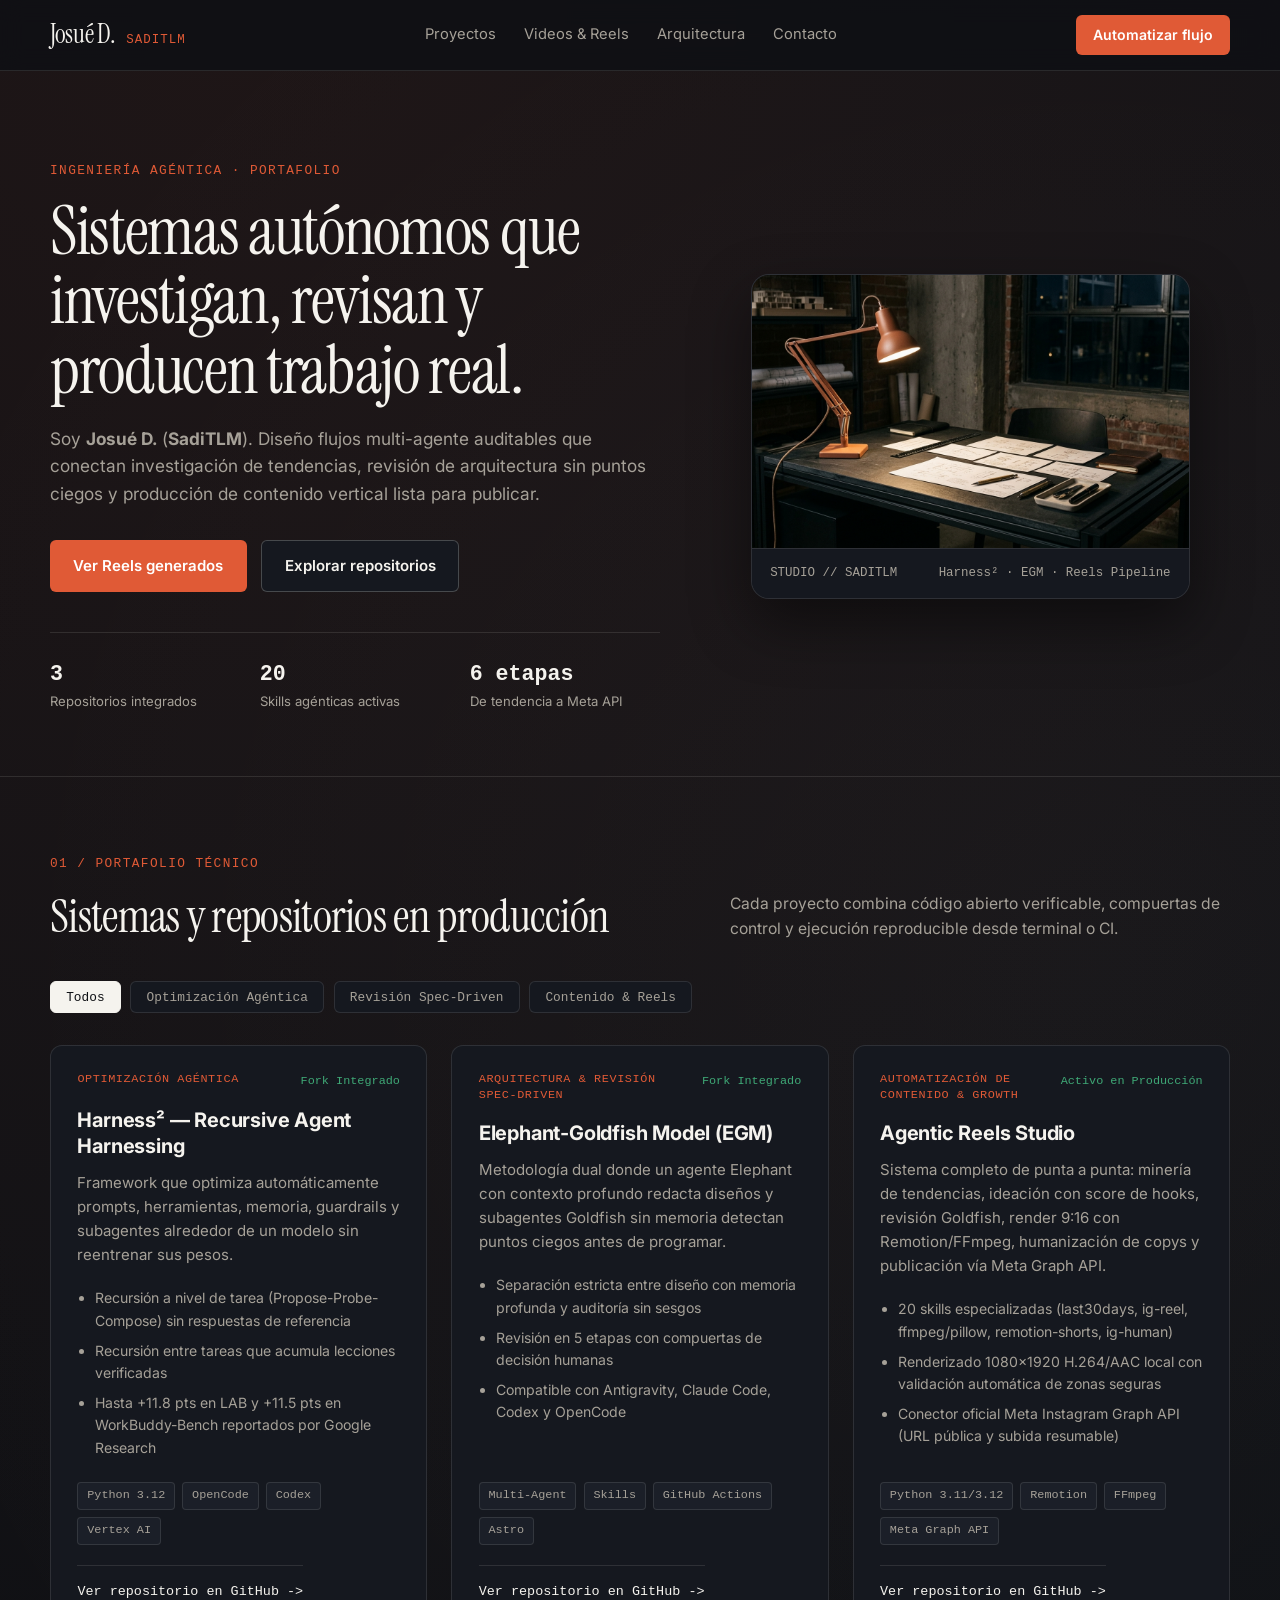
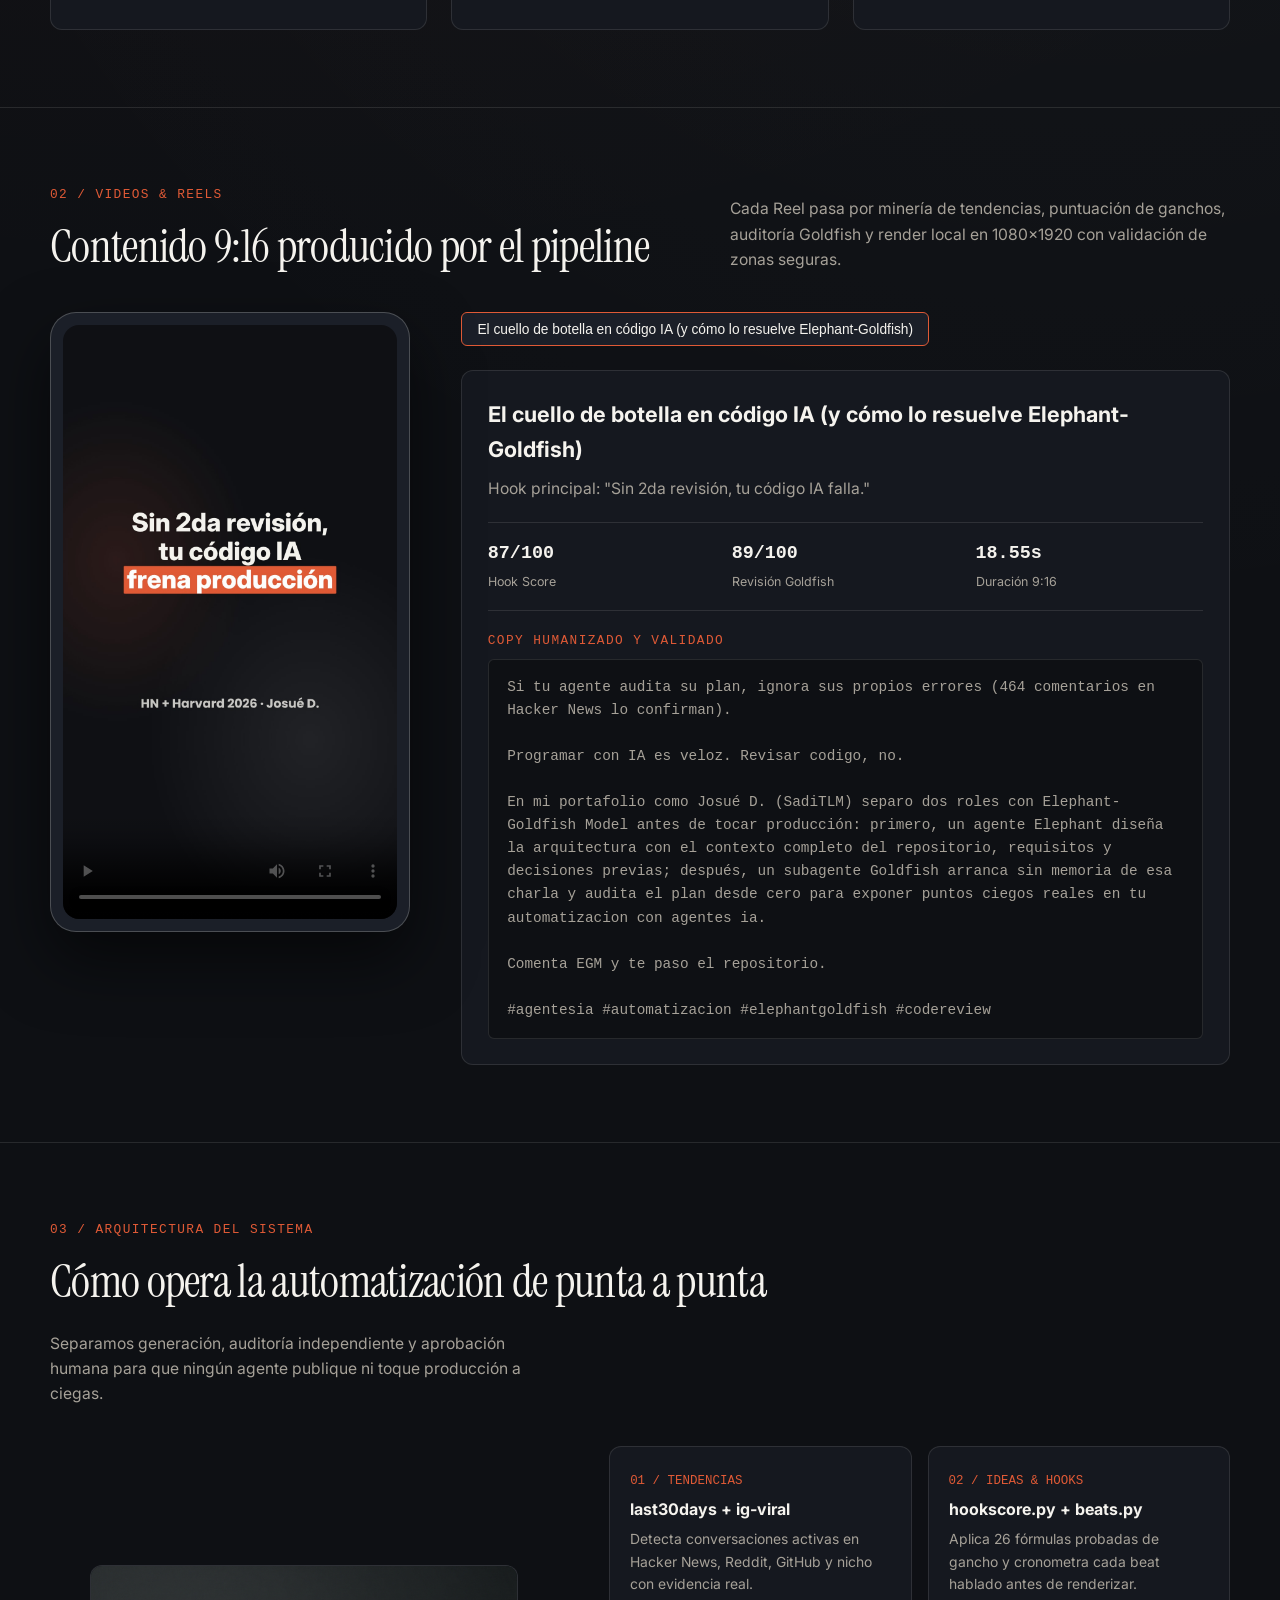
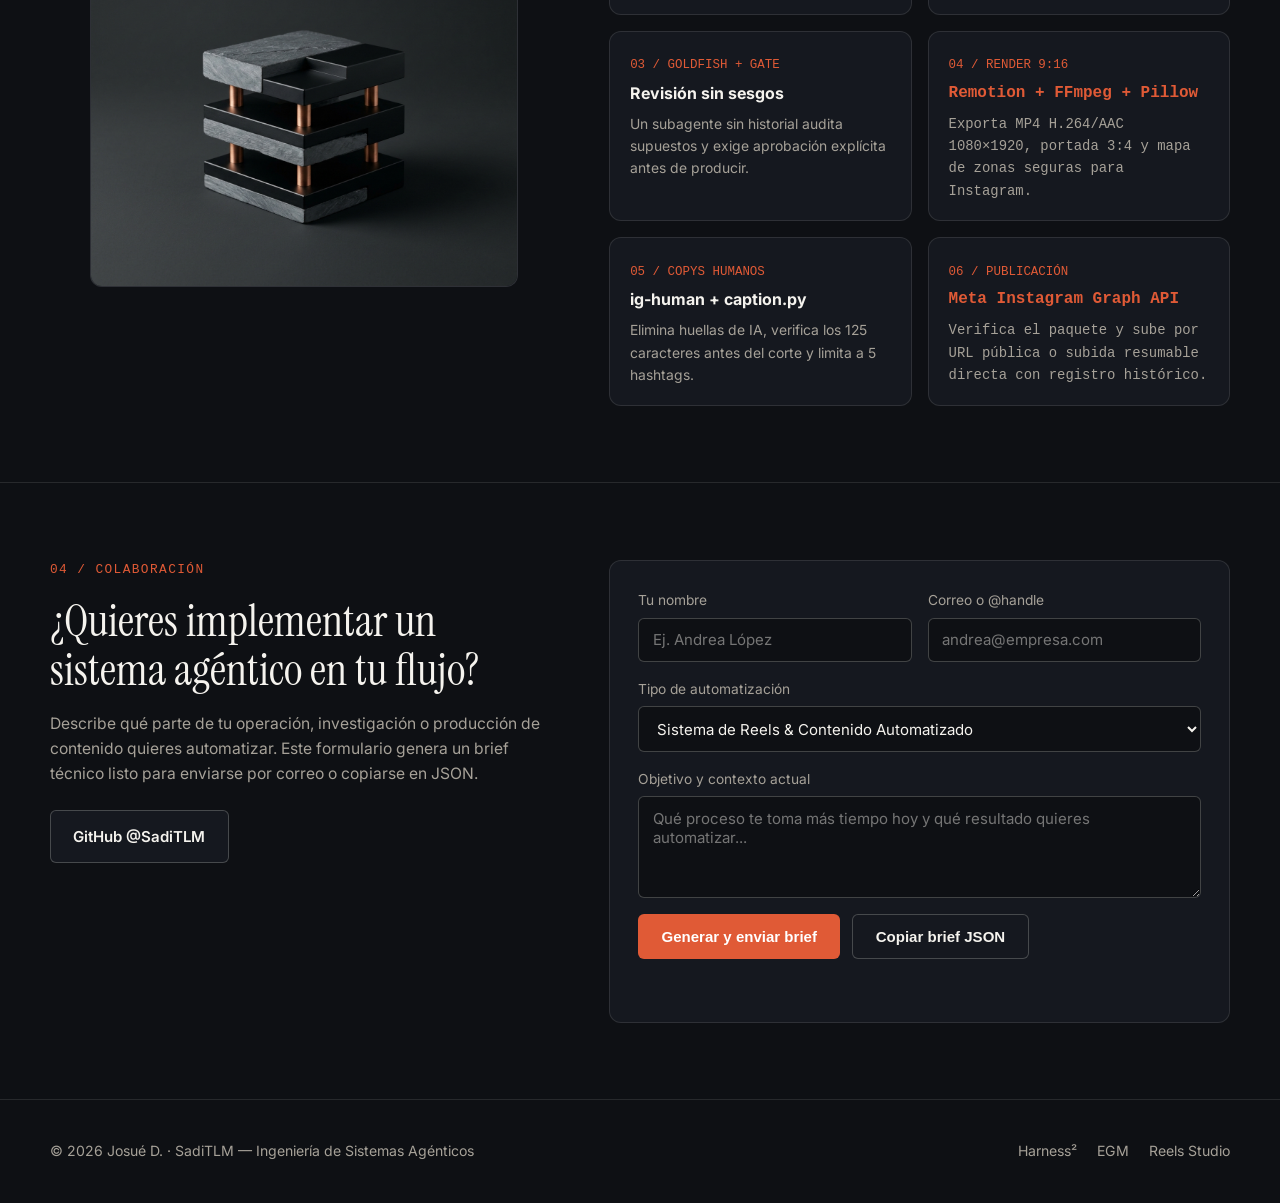
<file: site/index.html>
<!DOCTYPE html>
<html lang="es">
<head>
  <meta charset="UTF-8">
  <meta name="viewport" content="width=device-width, initial-scale=1.0">
  <title>Josué D. · SadiTLM — Portafolio de Automatización Agéntica</title>
  <meta name="description" content="Portafolio de Josué D. (SadiTLM): sistemas multi-agente, Harness², Elephant-Goldfish Model y producción automatizada de Reels y contenido técnico.">
  <link rel="stylesheet" href="styles.css">
</head>
<body>
  <header class="site-header">
    <div class="container nav-row">
      <a href="#top" class="brand-mark" id="nav-brand">
        <span class="brand-name">Josué D.</span>
        <span class="brand-alias">SadiTLM</span>
      </a>
      <nav class="nav-links" aria-label="Navegación principal">
        <a href="#proyectos" id="nav-projects">Proyectos</a>
        <a href="#videos" id="nav-videos">Videos &amp; Reels</a>
        <a href="#sistema" id="nav-system">Arquitectura</a>
        <a href="#contacto" id="nav-contact">Contacto</a>
      </nav>
      <a href="#contacto" class="nav-cta" id="nav-cta-btn">Automatizar flujo</a>
    </div>
  </header>

  <main id="top">
    <section class="hero">
      <div class="container hero-grid">
        <div>
          <p class="eyebrow">Ingeniería Agéntica · Portafolio</p>
          <h1>Sistemas autónomos que investigan, revisan y producen trabajo real.</h1>
          <p class="hero-lead">
            Soy <strong>Josué D.</strong> (<strong>SadiTLM</strong>). Diseño flujos multi-agente auditables que conectan investigación de tendencias, revisión de arquitectura sin puntos ciegos y producción de contenido vertical lista para publicar.
          </p>
          <div class="hero-actions">
            <a href="#videos" class="btn btn-primary" id="hero-watch-reels">Ver Reels generados</a>
            <a href="#proyectos" class="btn btn-secondary" id="hero-explore-projects">Explorar repositorios</a>
          </div>
          <div class="hero-metrics">
            <div>
              <span class="metric-val" id="metric-projects">3</span>
              <span class="metric-label">Repositorios integrados</span>
            </div>
            <div>
              <span class="metric-val" id="metric-skills">20</span>
              <span class="metric-label">Skills agénticas activas</span>
            </div>
            <div>
              <span class="metric-val" id="metric-stages">6 etapas</span>
              <span class="metric-label">De tendencia a Meta API</span>
            </div>
          </div>
        </div>
        <figure class="hero-visual">
          <img src="assets/hero-studio.jpg" alt="Estación de trabajo arquitectónica de Josué D. (SadiTLM) con planos técnicos y lámpara de cobre">
          <figcaption class="visual-caption">
            <span>STUDIO // SADITLM</span>
            <span>Harness² · EGM · Reels Pipeline</span>
          </figcaption>
        </figure>
      </div>
    </section>

    <section class="section" id="proyectos">
      <div class="container">
        <div class="section-head">
          <div>
            <p class="eyebrow">01 / Portafolio Técnico</p>
            <h2>Sistemas y repositorios en producción</h2>
          </div>
          <p class="section-desc">
            Cada proyecto combina código abierto verificable, compuertas de control y ejecución reproducible desde terminal o CI.
          </p>
        </div>

        <div class="filter-row" role="tablist" aria-label="Filtrar proyectos" id="project-filters">
          <button type="button" class="filter-btn active" data-filter="all" id="filter-all">Todos</button>
          <button type="button" class="filter-btn" data-filter="Optimización Agéntica" id="filter-opt">Optimización Agéntica</button>
          <button type="button" class="filter-btn" data-filter="Arquitectura & Revisión Spec-Driven" id="filter-arch">Revisión Spec-Driven</button>
          <button type="button" class="filter-btn" data-filter="Automatización de Contenido & Growth" id="filter-growth">Contenido &amp; Reels</button>
        </div>

        <div class="projects-grid" id="projects-grid"></div>
      </div>
    </section>

    <section class="section" id="videos">
      <div class="container">
        <div class="section-head">
          <div>
            <p class="eyebrow">02 / Videos &amp; Reels</p>
            <h2>Contenido 9:16 producido por el pipeline</h2>
          </div>
          <p class="section-desc">
            Cada Reel pasa por minería de tendencias, puntuación de ganchos, auditoría Goldfish y render local en 1080×1920 con validación de zonas seguras.
          </p>
        </div>

        <div class="reels-layout">
          <div class="phone-frame">
            <div class="phone-screen">
              <video id="reel-player" controls playsinline preload="metadata" poster="">
                <source id="reel-source" src="" type="video/mp4">
              </video>
            </div>
          </div>

          <div class="reel-details">
            <div class="reel-selector" id="reel-selector"></div>
            <div class="reel-spec-box" id="reel-spec-box">
              <h3 id="reel-title">Cargando Reel...</h3>
              <p class="section-desc" id="reel-hook"></p>

              <div class="reel-scores">
                <div>
                  <span class="score-num" id="reel-hook-score">--</span>
                  <span class="score-lbl">Hook Score</span>
                </div>
                <div>
                  <span class="score-num" id="reel-goldfish-score">--</span>
                  <span class="score-lbl">Revisión Goldfish</span>
                </div>
                <div>
                  <span class="score-num" id="reel-duration">--</span>
                  <span class="score-lbl">Duración 9:16</span>
                </div>
              </div>

              <p class="eyebrow" style="margin-bottom: 0.5rem;">Copy humanizado y validado</p>
              <pre class="caption-preview" id="reel-caption"></pre>
            </div>
          </div>
        </div>
      </div>
    </section>

    <section class="section" id="sistema">
      <div class="container">
        <div class="section-head">
          <div>
            <p class="eyebrow">03 / Arquitectura del Sistema</p>
            <h2>Cómo opera la automatización de punta a punta</h2>
          </div>
          <p class="section-desc">
            Separamos generación, auditoría independiente y aprobación humana para que ningún agente publique ni toque producción a ciegas.
          </p>
        </div>

        <div class="arch-grid">
          <figure class="arch-image">
            <img src="assets/agentic-layers.jpg" alt="Capas arquitectónicas de verificación agéntica en piedra pizarra y cobre">
          </figure>
          <div class="pipeline-steps">
            <article class="step-item">
              <span class="step-num">01 / TENDENCIAS</span>
              <h4>last30days + ig-viral</h4>
              <p>Detecta conversaciones activas en Hacker News, Reddit, GitHub y nicho con evidencia real.</p>
            </article>
            <article class="step-item">
              <span class="step-num">02 / IDEAS &amp; HOOKS</span>
              <h4>hookscore.py + beats.py</h4>
              <p>Aplica 26 fórmulas probadas de gancho y cronometra cada beat hablado antes de renderizar.</p>
            </article>
            <article class="step-item">
              <span class="step-num">03 / GOLDFISH + GATE</span>
              <h4>Revisión sin sesgos</h4>
              <p>Un subagente sin historial audita supuestos y exige aprobación explícita antes de producir.</p>
            </article>
            <article class="step-item">
              <span class="step-num">04 / RENDER 9:16</h4>
              <h4>Remotion + FFmpeg + Pillow</h4>
              <p>Exporta MP4 H.264/AAC 1080×1920, portada 3:4 y mapa de zonas seguras para Instagram.</p>
            </article>
            <article class="step-item">
              <span class="step-num">05 / COPYS HUMANOS</span>
              <h4>ig-human + caption.py</h4>
              <p>Elimina huellas de IA, verifica los 125 caracteres antes del corte y limita a 5 hashtags.</p>
            </article>
            <article class="step-item">
              <span class="step-num">06 / PUBLICACIÓN</h4>
              <h4>Meta Instagram Graph API</h4>
              <p>Verifica el paquete y sube por URL pública o subida resumable directa con registro histórico.</p>
            </article>
          </div>
        </div>
      </div>
    </section>

    <section class="section" id="contacto">
      <div class="container contact-grid">
        <div>
          <p class="eyebrow">04 / Colaboración</p>
          <h2 style="font-family: var(--font-display); font-weight: 400; font-size: clamp(2rem, 3.5vw, 2.9rem); margin: 0.35rem 0 1rem; line-height: 1.1;">
            ¿Quieres implementar un sistema agéntico en tu flujo?
          </h2>
          <p class="section-desc" style="margin-bottom: 1.5rem;">
            Describe qué parte de tu operación, investigación o producción de contenido quieres automatizar. Este formulario genera un brief técnico listo para enviarse por correo o copiarse en JSON.
          </p>
          <div class="stack-row">
            <a href="https://github.com/SadiTLM" target="_blank" rel="noopener noreferrer" class="btn btn-secondary" id="github-profile-btn">GitHub @SadiTLM</a>
          </div>
        </div>

        <form class="contact-form" id="brief-form" novalidate>
          <div class="field-row">
            <label for="lead-name">
              Tu nombre
              <input id="lead-name" name="name" type="text" placeholder="Ej. Andrea López" required>
            </label>
            <label for="lead-contact">
              Correo o @handle
              <input id="lead-contact" name="contact" type="text" placeholder="andrea@empresa.com" required>
            </label>
          </div>
          <label for="lead-scope">
            Tipo de automatización
            <select id="lead-scope" name="scope">
              <option value="Sistema de Reels & Contenido Automatizado">Sistema de Reels &amp; Contenido Automatizado</option>
              <option value="Flujo Multi-Agente / Revisión Elephant-Goldfish">Flujo Multi-Agente / Revisión Elephant-Goldfish</option>
              <option value="Optimización de Agentes con Harness²">Optimización de Agentes con Harness²</option>
              <option value="Integración API & Automatización a Medida">Integración API &amp; Automatización a Medida</option>
            </select>
          </label>
          <label for="lead-notes">
            Objetivo y contexto actual
            <textarea id="lead-notes" name="notes" rows="4" placeholder="Qué proceso te toma más tiempo hoy y qué resultado quieres automatizar..." required></textarea>
          </label>
          <div class="form-actions">
            <button type="submit" class="btn btn-primary" id="submit-brief-btn">Generar y enviar brief</button>
            <button type="button" class="btn btn-secondary" id="copy-json-btn">Copiar brief JSON</button>
          </div>
          <p class="form-status" id="form-status" aria-live="polite"></p>
        </form>
      </div>
    </section>
  </main>

  <footer class="site-footer">
    <div class="container footer-row">
      <span>© <span id="footer-year"></span> Josué D. · SadiTLM — Ingeniería de Sistemas Agénticos</span>
      <div class="footer-links">
        <a href="https://github.com/SadiTLM/harness2" target="_blank" rel="noopener noreferrer">Harness²</a>
        <a href="https://github.com/SadiTLM/elephant-goldfish-model" target="_blank" rel="noopener noreferrer">EGM</a>
        <a href="https://github.com/SadiTLM/agentic-reels-studio" target="_blank" rel="noopener noreferrer">Reels Studio</a>
      </div>
    </div>
  </footer>

  <script src="app.js"></script>
</body>
</html>
</file>
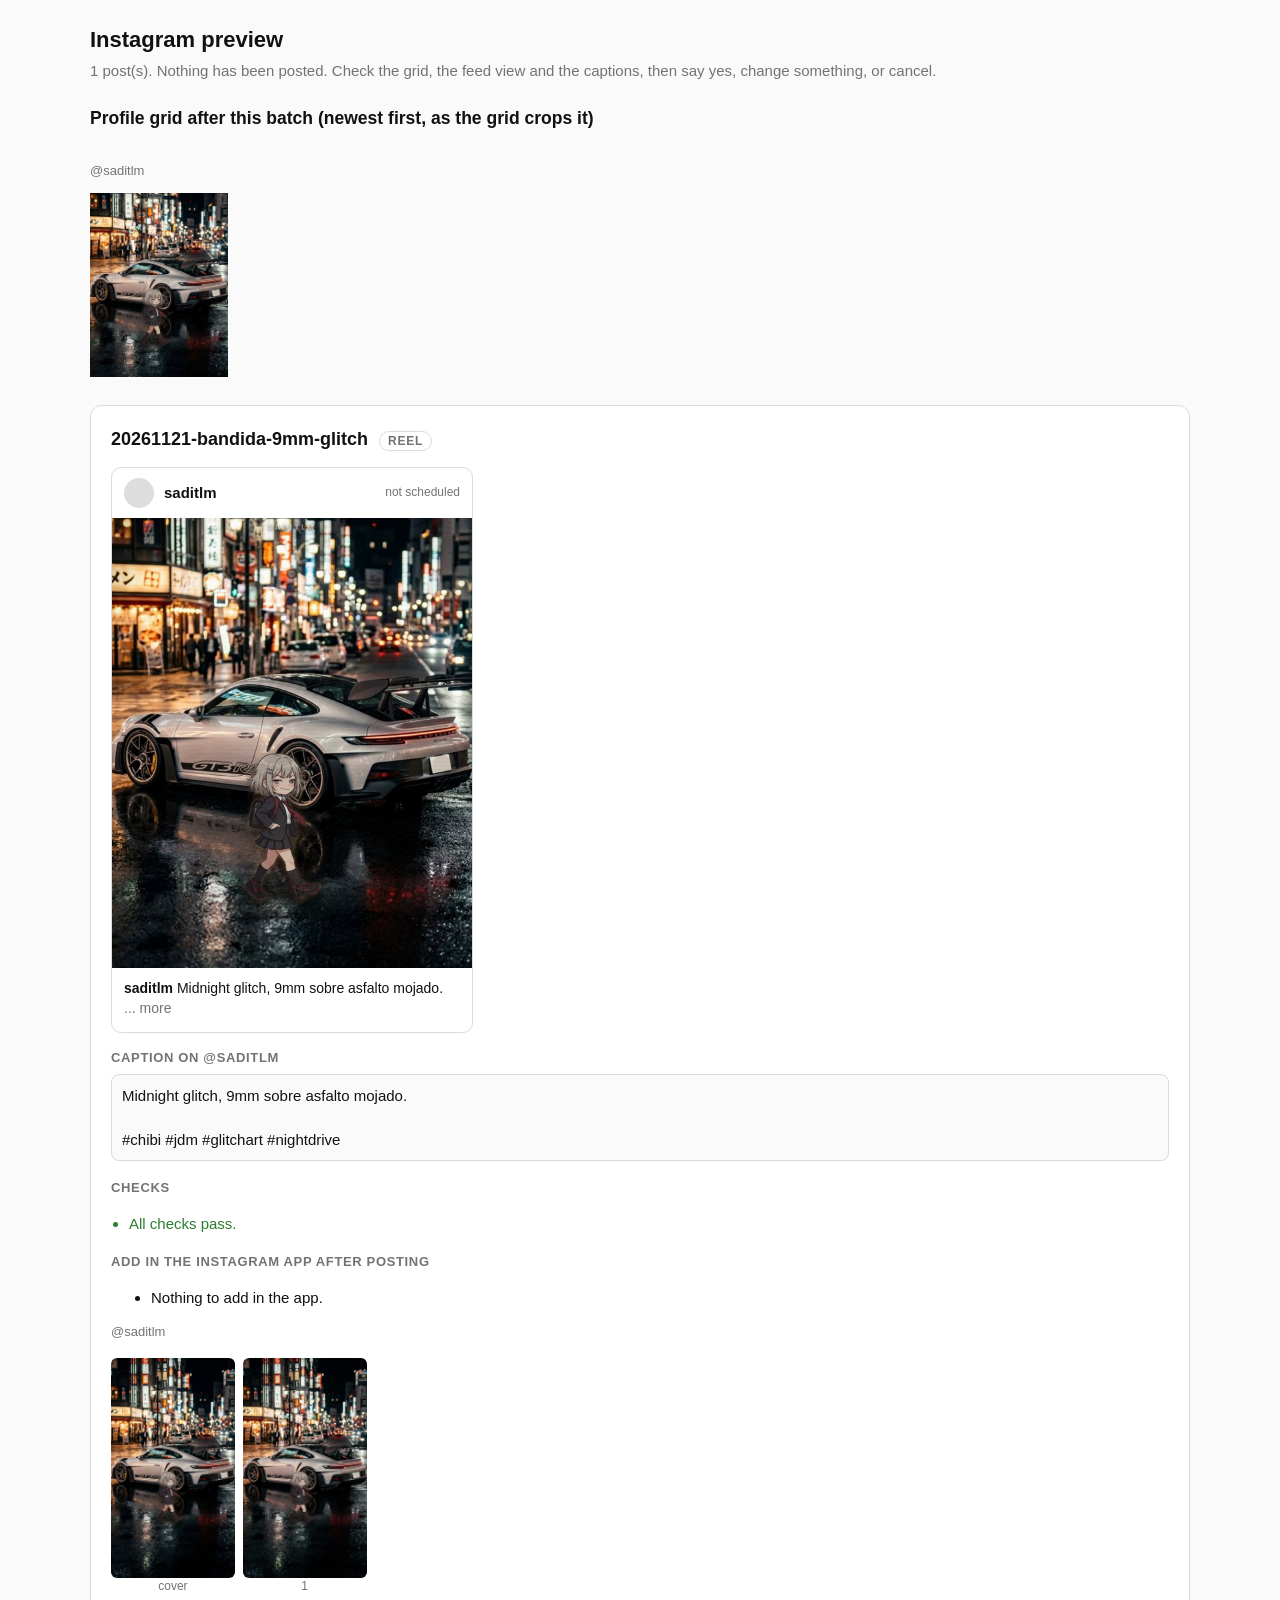
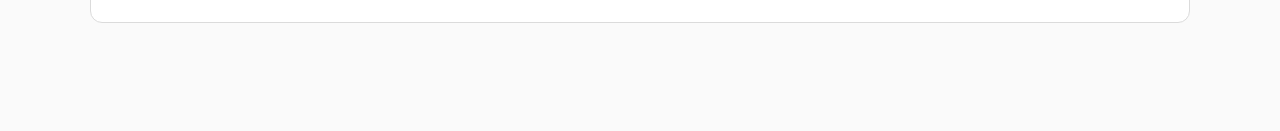
<file: pipeline/05_ready_to_post/20261121-bandida-9mm-glitch/preview/index.html>
<!doctype html><html lang="en"><head><meta charset="utf-8"><meta name="viewport" content="width=device-width,initial-scale=1">
<title>Instagram preview</title><style>
:root{--fg:#111;--muted:#737373;--line:#DBDBDB;--bg:#FAFAFA;--card:#fff;--blue:#0095F6}
body{margin:0;font:15px/1.45 -apple-system,BlinkMacSystemFont,"Segoe UI",Roboto,Helvetica,Arial,sans-serif;background:var(--bg);color:var(--fg)}
main{max-width:1100px;margin:0 auto;padding:24px 16px 80px}
h1{font-size:22px;margin:0 0 4px} .lede{color:var(--muted);margin:0 0 24px}
.grids{display:flex;gap:28px;flex-wrap:wrap} .gridwrap{flex:1;min-width:240px;max-width:420px} .grid{display:grid;grid-template-columns:repeat(3,1fr);gap:3px} .when{margin-left:auto;color:var(--muted);font-size:12px} .row .phone{flex:0 1 360px} .side{margin-top:16px} .grid img{width:100%;display:block}
.old{max-width:420px;width:100%;margin-top:3px;opacity:.75} .note{color:var(--muted);font-size:13px}
.post{background:var(--card);border:1px solid var(--line);border-radius:12px;padding:20px;margin:28px 0}
.post h2{margin:0 0 14px;font-size:18px} .fmt{font-size:12px;text-transform:uppercase;letter-spacing:.06em;color:var(--muted);border:1px solid var(--line);border-radius:99px;padding:2px 8px;margin-left:6px}
.row{display:flex;gap:28px;flex-wrap:wrap} .phone{width:360px;max-width:100%;border:1px solid var(--line);border-radius:10px;overflow:hidden;background:#fff}
.hd{display:flex;align-items:center;gap:10px;padding:10px 12px} .av{width:30px;height:30px;border-radius:50%;background:#ddd;display:inline-block}
.media{position:relative;background:#000} .media img{width:100%;height:100%;object-fit:cover;display:block}
.count{position:absolute;top:10px;right:10px;background:rgba(0,0,0,.6);color:#fff;font-size:12px;border-radius:99px;padding:2px 8px}
.cap{padding:10px 12px 14px;font-size:14px} .more{color:var(--muted)}
.side{flex:1;min-width:280px} .side h3{font-size:13px;text-transform:uppercase;letter-spacing:.05em;color:var(--muted);margin:18px 0 6px} .side h3:first-child{margin-top:0}
table{border-collapse:collapse;width:100%;font-size:14px} td{border-top:1px solid var(--line);padding:6px 8px 6px 0;vertical-align:top}
pre{white-space:pre-wrap;font:inherit;background:var(--bg);border:1px solid var(--line);border-radius:8px;padding:10px;margin:0}
.checks{padding-left:18px} .checks .error b{color:#ED4956} .checks .fix b{color:#E5A00D} .checks .warn b{color:#8E8E8E} .checks .ok{color:#2E7D32}
.strip{display:flex;gap:8px;overflow-x:auto;margin-top:16px;padding-bottom:6px} .strip figure{margin:0;flex:0 0 auto}
.strip img{height:220px;border-radius:6px;display:block} .strip figcaption{font-size:12px;color:var(--muted);text-align:center}
@media (prefers-color-scheme:dark){:root{--fg:#F5F5F5;--muted:#A8A8A8;--line:#363636;--bg:#000;--card:#121212} .phone,.phone .cap{background:#000;color:#F5F5F5}}
</style></head><body><main>
<h1>Instagram preview</h1><p class="lede">1 post(s). Nothing has been posted. Check the grid, the feed view and the captions, then say yes, change something, or cancel.</p>
<h3>Profile grid after this batch (newest first, as the grid crops it)</h3><div class="grids"><div class="gridwrap"><p class="note">@saditlm</p><div class="grid"><img src="media/grid-main-01.jpg"></div></div></div>

<section class="post">
 <h2>20261121-bandida-9mm-glitch <span class="fmt">reel</span></h2>
 <div class="row"><div class="phone"><div class="hd"><span class="av"></span><b>saditlm</b><span class="when">not scheduled</span></div><div class="media" style="aspect-ratio:4/5"><img src="media/20261121-bandida-9mm-glitch-cover.jpg"></div><div class="cap"><b>saditlm</b> Midnight glitch, 9mm sobre asfalto mojado.<br> <span class=more>... more</span></div></div></div>
 <div class="side"><h3>Caption on @saditlm</h3><pre>Midnight glitch, 9mm sobre asfalto mojado.

#chibi #jdm #glitchart #nightdrive</pre>
  <h3>Checks</h3><ul class="checks"><li class="ok">All checks pass.</li></ul>
  <h3>Add in the Instagram app after posting</h3><ul><li>Nothing to add in the app.</li></ul>
 </div>
 <p class="note">@saditlm</p><div class="strip"><figure><img src="media/20261121-bandida-9mm-glitch-cover.jpg"><figcaption>cover</figcaption></figure><figure><img src="media/20261121-bandida-9mm-glitch-01.jpg" loading="lazy"><figcaption>1</figcaption></figure></div>
</section>
</main></body></html>
</file>
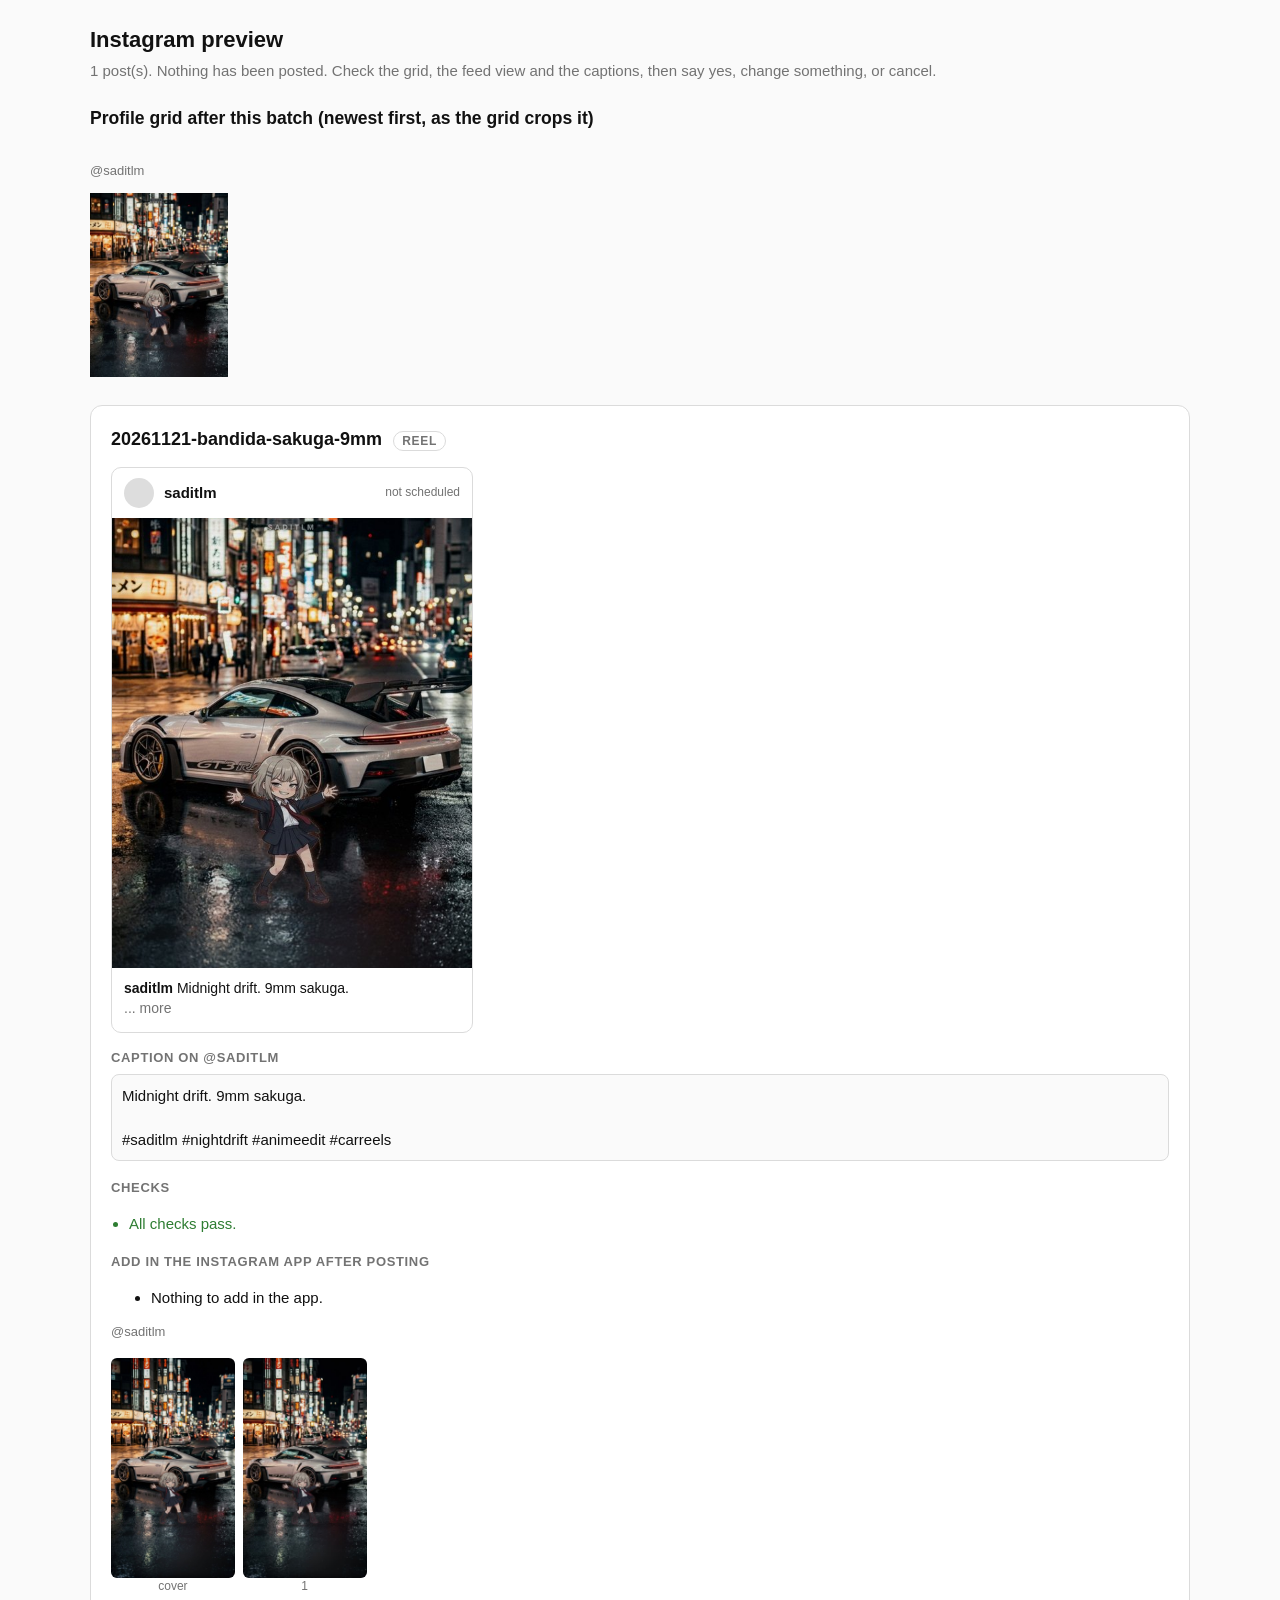
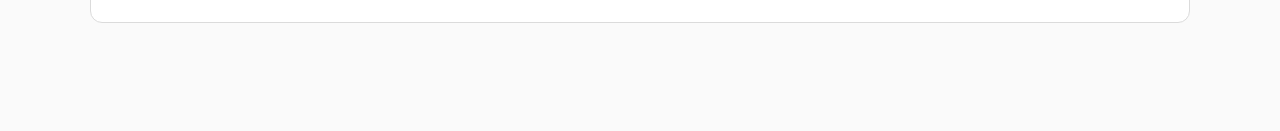
<file: pipeline/05_ready_to_post/20261121-bandida-sakuga-9mm/preview/index.html>
<!doctype html><html lang="en"><head><meta charset="utf-8"><meta name="viewport" content="width=device-width,initial-scale=1">
<title>Instagram preview</title><style>
:root{--fg:#111;--muted:#737373;--line:#DBDBDB;--bg:#FAFAFA;--card:#fff;--blue:#0095F6}
body{margin:0;font:15px/1.45 -apple-system,BlinkMacSystemFont,"Segoe UI",Roboto,Helvetica,Arial,sans-serif;background:var(--bg);color:var(--fg)}
main{max-width:1100px;margin:0 auto;padding:24px 16px 80px}
h1{font-size:22px;margin:0 0 4px} .lede{color:var(--muted);margin:0 0 24px}
.grids{display:flex;gap:28px;flex-wrap:wrap} .gridwrap{flex:1;min-width:240px;max-width:420px} .grid{display:grid;grid-template-columns:repeat(3,1fr);gap:3px} .when{margin-left:auto;color:var(--muted);font-size:12px} .row .phone{flex:0 1 360px} .side{margin-top:16px} .grid img{width:100%;display:block}
.old{max-width:420px;width:100%;margin-top:3px;opacity:.75} .note{color:var(--muted);font-size:13px}
.post{background:var(--card);border:1px solid var(--line);border-radius:12px;padding:20px;margin:28px 0}
.post h2{margin:0 0 14px;font-size:18px} .fmt{font-size:12px;text-transform:uppercase;letter-spacing:.06em;color:var(--muted);border:1px solid var(--line);border-radius:99px;padding:2px 8px;margin-left:6px}
.row{display:flex;gap:28px;flex-wrap:wrap} .phone{width:360px;max-width:100%;border:1px solid var(--line);border-radius:10px;overflow:hidden;background:#fff}
.hd{display:flex;align-items:center;gap:10px;padding:10px 12px} .av{width:30px;height:30px;border-radius:50%;background:#ddd;display:inline-block}
.media{position:relative;background:#000} .media img{width:100%;height:100%;object-fit:cover;display:block}
.count{position:absolute;top:10px;right:10px;background:rgba(0,0,0,.6);color:#fff;font-size:12px;border-radius:99px;padding:2px 8px}
.cap{padding:10px 12px 14px;font-size:14px} .more{color:var(--muted)}
.side{flex:1;min-width:280px} .side h3{font-size:13px;text-transform:uppercase;letter-spacing:.05em;color:var(--muted);margin:18px 0 6px} .side h3:first-child{margin-top:0}
table{border-collapse:collapse;width:100%;font-size:14px} td{border-top:1px solid var(--line);padding:6px 8px 6px 0;vertical-align:top}
pre{white-space:pre-wrap;font:inherit;background:var(--bg);border:1px solid var(--line);border-radius:8px;padding:10px;margin:0}
.checks{padding-left:18px} .checks .error b{color:#ED4956} .checks .fix b{color:#E5A00D} .checks .warn b{color:#8E8E8E} .checks .ok{color:#2E7D32}
.strip{display:flex;gap:8px;overflow-x:auto;margin-top:16px;padding-bottom:6px} .strip figure{margin:0;flex:0 0 auto}
.strip img{height:220px;border-radius:6px;display:block} .strip figcaption{font-size:12px;color:var(--muted);text-align:center}
@media (prefers-color-scheme:dark){:root{--fg:#F5F5F5;--muted:#A8A8A8;--line:#363636;--bg:#000;--card:#121212} .phone,.phone .cap{background:#000;color:#F5F5F5}}
</style></head><body><main>
<h1>Instagram preview</h1><p class="lede">1 post(s). Nothing has been posted. Check the grid, the feed view and the captions, then say yes, change something, or cancel.</p>
<h3>Profile grid after this batch (newest first, as the grid crops it)</h3><div class="grids"><div class="gridwrap"><p class="note">@saditlm</p><div class="grid"><img src="media/grid-main-01.jpg"></div></div></div>

<section class="post">
 <h2>20261121-bandida-sakuga-9mm <span class="fmt">reel</span></h2>
 <div class="row"><div class="phone"><div class="hd"><span class="av"></span><b>saditlm</b><span class="when">not scheduled</span></div><div class="media" style="aspect-ratio:4/5"><img src="media/20261121-bandida-sakuga-9mm-cover.jpg"></div><div class="cap"><b>saditlm</b> Midnight drift. 9mm sakuga.<br> <span class=more>... more</span></div></div></div>
 <div class="side"><h3>Caption on @saditlm</h3><pre>Midnight drift. 9mm sakuga.

#saditlm #nightdrift #animeedit #carreels</pre>
  <h3>Checks</h3><ul class="checks"><li class="ok">All checks pass.</li></ul>
  <h3>Add in the Instagram app after posting</h3><ul><li>Nothing to add in the app.</li></ul>
 </div>
 <p class="note">@saditlm</p><div class="strip"><figure><img src="media/20261121-bandida-sakuga-9mm-cover.jpg"><figcaption>cover</figcaption></figure><figure><img src="media/20261121-bandida-sakuga-9mm-01.jpg" loading="lazy"><figcaption>1</figcaption></figure></div>
</section>
</main></body></html>
</file>
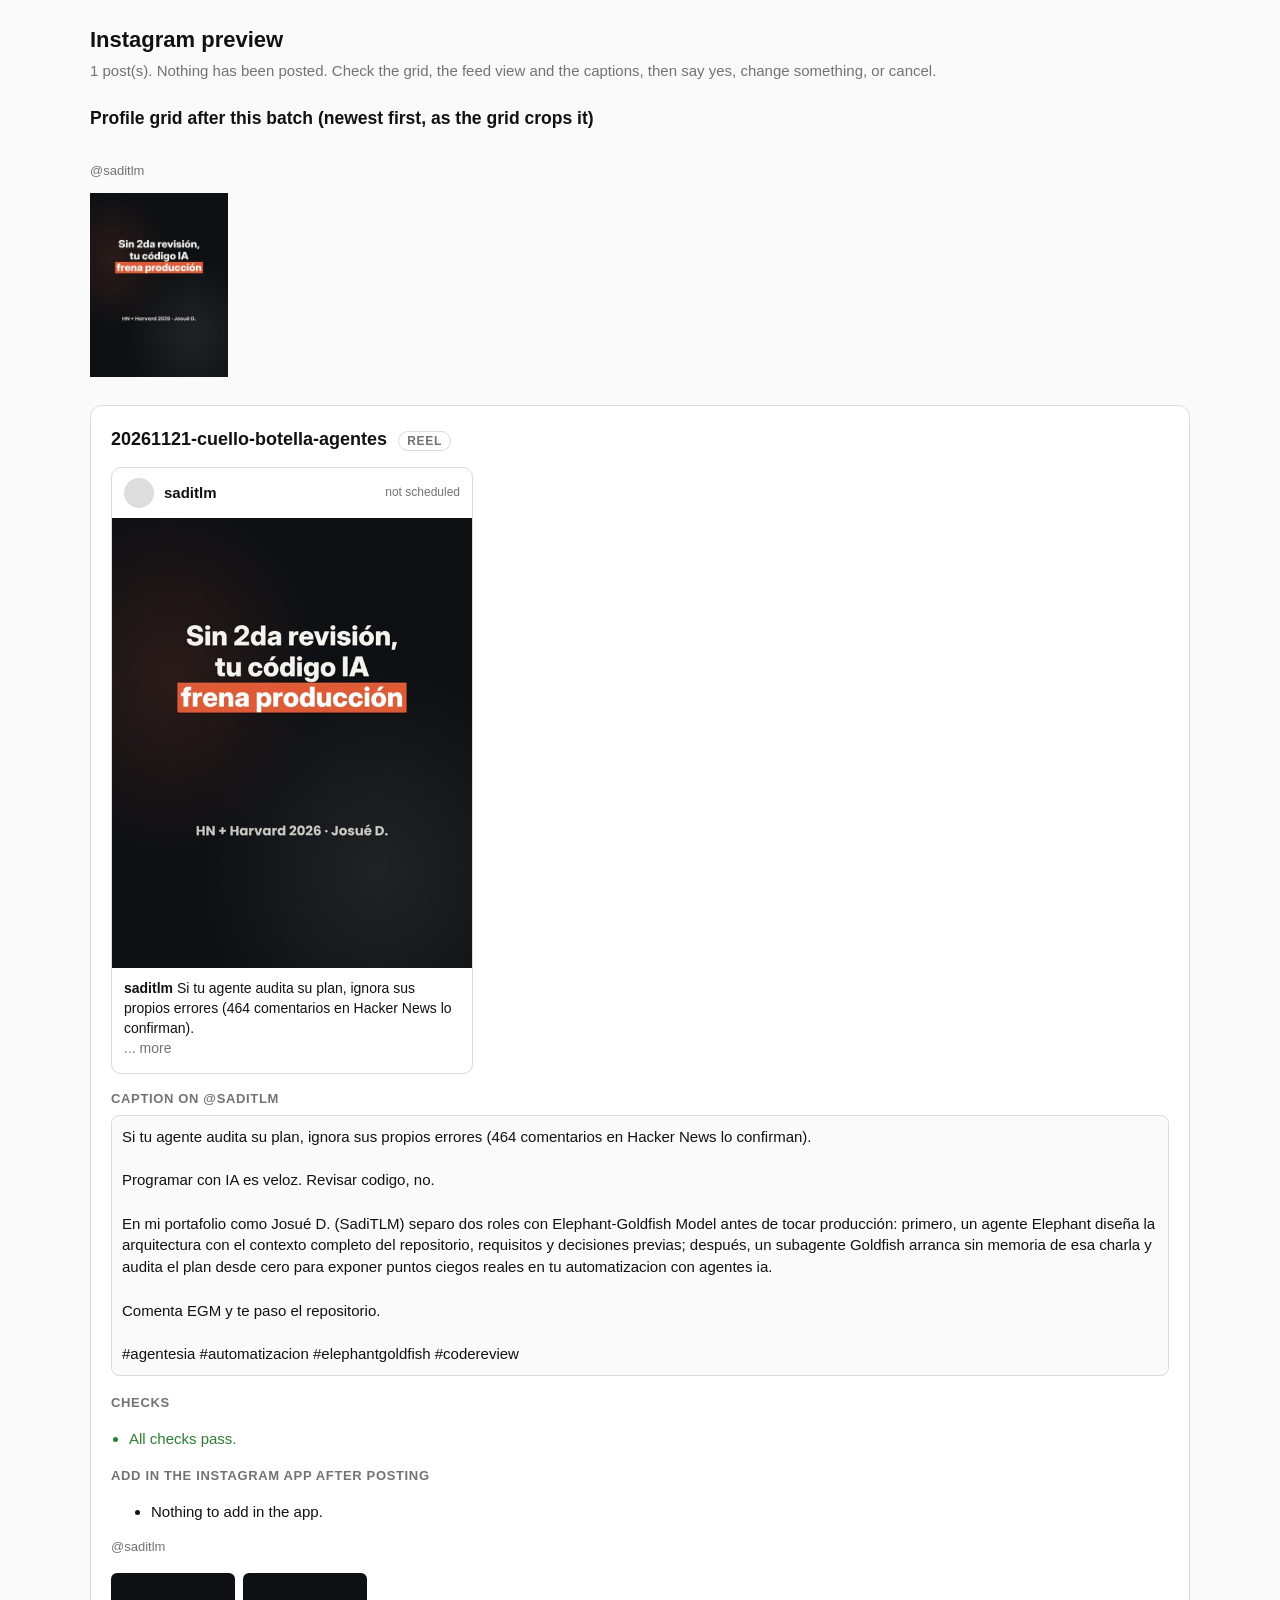
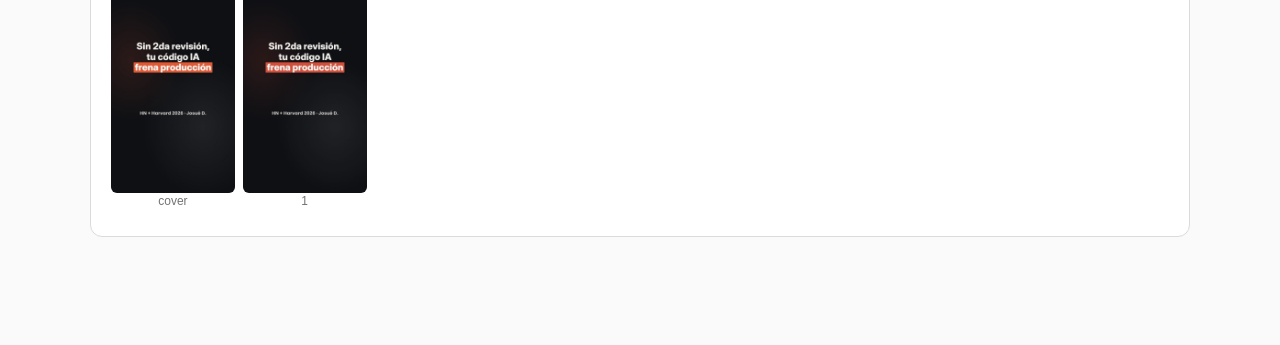
<file: pipeline/05_ready_to_post/20261121-cuello-botella-agentes/preview/index.html>
<!doctype html><html lang="en"><head><meta charset="utf-8"><meta name="viewport" content="width=device-width,initial-scale=1">
<title>Instagram preview</title><style>
:root{--fg:#111;--muted:#737373;--line:#DBDBDB;--bg:#FAFAFA;--card:#fff;--blue:#0095F6}
body{margin:0;font:15px/1.45 -apple-system,BlinkMacSystemFont,"Segoe UI",Roboto,Helvetica,Arial,sans-serif;background:var(--bg);color:var(--fg)}
main{max-width:1100px;margin:0 auto;padding:24px 16px 80px}
h1{font-size:22px;margin:0 0 4px} .lede{color:var(--muted);margin:0 0 24px}
.grids{display:flex;gap:28px;flex-wrap:wrap} .gridwrap{flex:1;min-width:240px;max-width:420px} .grid{display:grid;grid-template-columns:repeat(3,1fr);gap:3px} .when{margin-left:auto;color:var(--muted);font-size:12px} .row .phone{flex:0 1 360px} .side{margin-top:16px} .grid img{width:100%;display:block}
.old{max-width:420px;width:100%;margin-top:3px;opacity:.75} .note{color:var(--muted);font-size:13px}
.post{background:var(--card);border:1px solid var(--line);border-radius:12px;padding:20px;margin:28px 0}
.post h2{margin:0 0 14px;font-size:18px} .fmt{font-size:12px;text-transform:uppercase;letter-spacing:.06em;color:var(--muted);border:1px solid var(--line);border-radius:99px;padding:2px 8px;margin-left:6px}
.row{display:flex;gap:28px;flex-wrap:wrap} .phone{width:360px;max-width:100%;border:1px solid var(--line);border-radius:10px;overflow:hidden;background:#fff}
.hd{display:flex;align-items:center;gap:10px;padding:10px 12px} .av{width:30px;height:30px;border-radius:50%;background:#ddd;display:inline-block}
.media{position:relative;background:#000} .media img{width:100%;height:100%;object-fit:cover;display:block}
.count{position:absolute;top:10px;right:10px;background:rgba(0,0,0,.6);color:#fff;font-size:12px;border-radius:99px;padding:2px 8px}
.cap{padding:10px 12px 14px;font-size:14px} .more{color:var(--muted)}
.side{flex:1;min-width:280px} .side h3{font-size:13px;text-transform:uppercase;letter-spacing:.05em;color:var(--muted);margin:18px 0 6px} .side h3:first-child{margin-top:0}
table{border-collapse:collapse;width:100%;font-size:14px} td{border-top:1px solid var(--line);padding:6px 8px 6px 0;vertical-align:top}
pre{white-space:pre-wrap;font:inherit;background:var(--bg);border:1px solid var(--line);border-radius:8px;padding:10px;margin:0}
.checks{padding-left:18px} .checks .error b{color:#ED4956} .checks .fix b{color:#E5A00D} .checks .warn b{color:#8E8E8E} .checks .ok{color:#2E7D32}
.strip{display:flex;gap:8px;overflow-x:auto;margin-top:16px;padding-bottom:6px} .strip figure{margin:0;flex:0 0 auto}
.strip img{height:220px;border-radius:6px;display:block} .strip figcaption{font-size:12px;color:var(--muted);text-align:center}
@media (prefers-color-scheme:dark){:root{--fg:#F5F5F5;--muted:#A8A8A8;--line:#363636;--bg:#000;--card:#121212} .phone,.phone .cap{background:#000;color:#F5F5F5}}
</style></head><body><main>
<h1>Instagram preview</h1><p class="lede">1 post(s). Nothing has been posted. Check the grid, the feed view and the captions, then say yes, change something, or cancel.</p>
<h3>Profile grid after this batch (newest first, as the grid crops it)</h3><div class="grids"><div class="gridwrap"><p class="note">@saditlm</p><div class="grid"><img src="media/grid-main-01.jpg"></div></div></div>

<section class="post">
 <h2>20261121-cuello-botella-agentes <span class="fmt">reel</span></h2>
 <div class="row"><div class="phone"><div class="hd"><span class="av"></span><b>saditlm</b><span class="when">not scheduled</span></div><div class="media" style="aspect-ratio:4/5"><img src="media/20261121-cuello-botella-agentes-cover.jpg"></div><div class="cap"><b>saditlm</b> Si tu agente audita su plan, ignora sus propios errores (464 comentarios en Hacker News lo confirman).<br> <span class=more>... more</span></div></div></div>
 <div class="side"><h3>Caption on @saditlm</h3><pre>Si tu agente audita su plan, ignora sus propios errores (464 comentarios en Hacker News lo confirman).

Programar con IA es veloz. Revisar codigo, no.

En mi portafolio como Josué D. (SadiTLM) separo dos roles con Elephant-Goldfish Model antes de tocar producción: primero, un agente Elephant diseña la arquitectura con el contexto completo del repositorio, requisitos y decisiones previas; después, un subagente Goldfish arranca sin memoria de esa charla y audita el plan desde cero para exponer puntos ciegos reales en tu automatizacion con agentes ia.

Comenta EGM y te paso el repositorio.

#agentesia #automatizacion #elephantgoldfish #codereview</pre>
  <h3>Checks</h3><ul class="checks"><li class="ok">All checks pass.</li></ul>
  <h3>Add in the Instagram app after posting</h3><ul><li>Nothing to add in the app.</li></ul>
 </div>
 <p class="note">@saditlm</p><div class="strip"><figure><img src="media/20261121-cuello-botella-agentes-cover.jpg"><figcaption>cover</figcaption></figure><figure><img src="media/20261121-cuello-botella-agentes-01.jpg" loading="lazy"><figcaption>1</figcaption></figure></div>
</section>
</main></body></html>
</file>
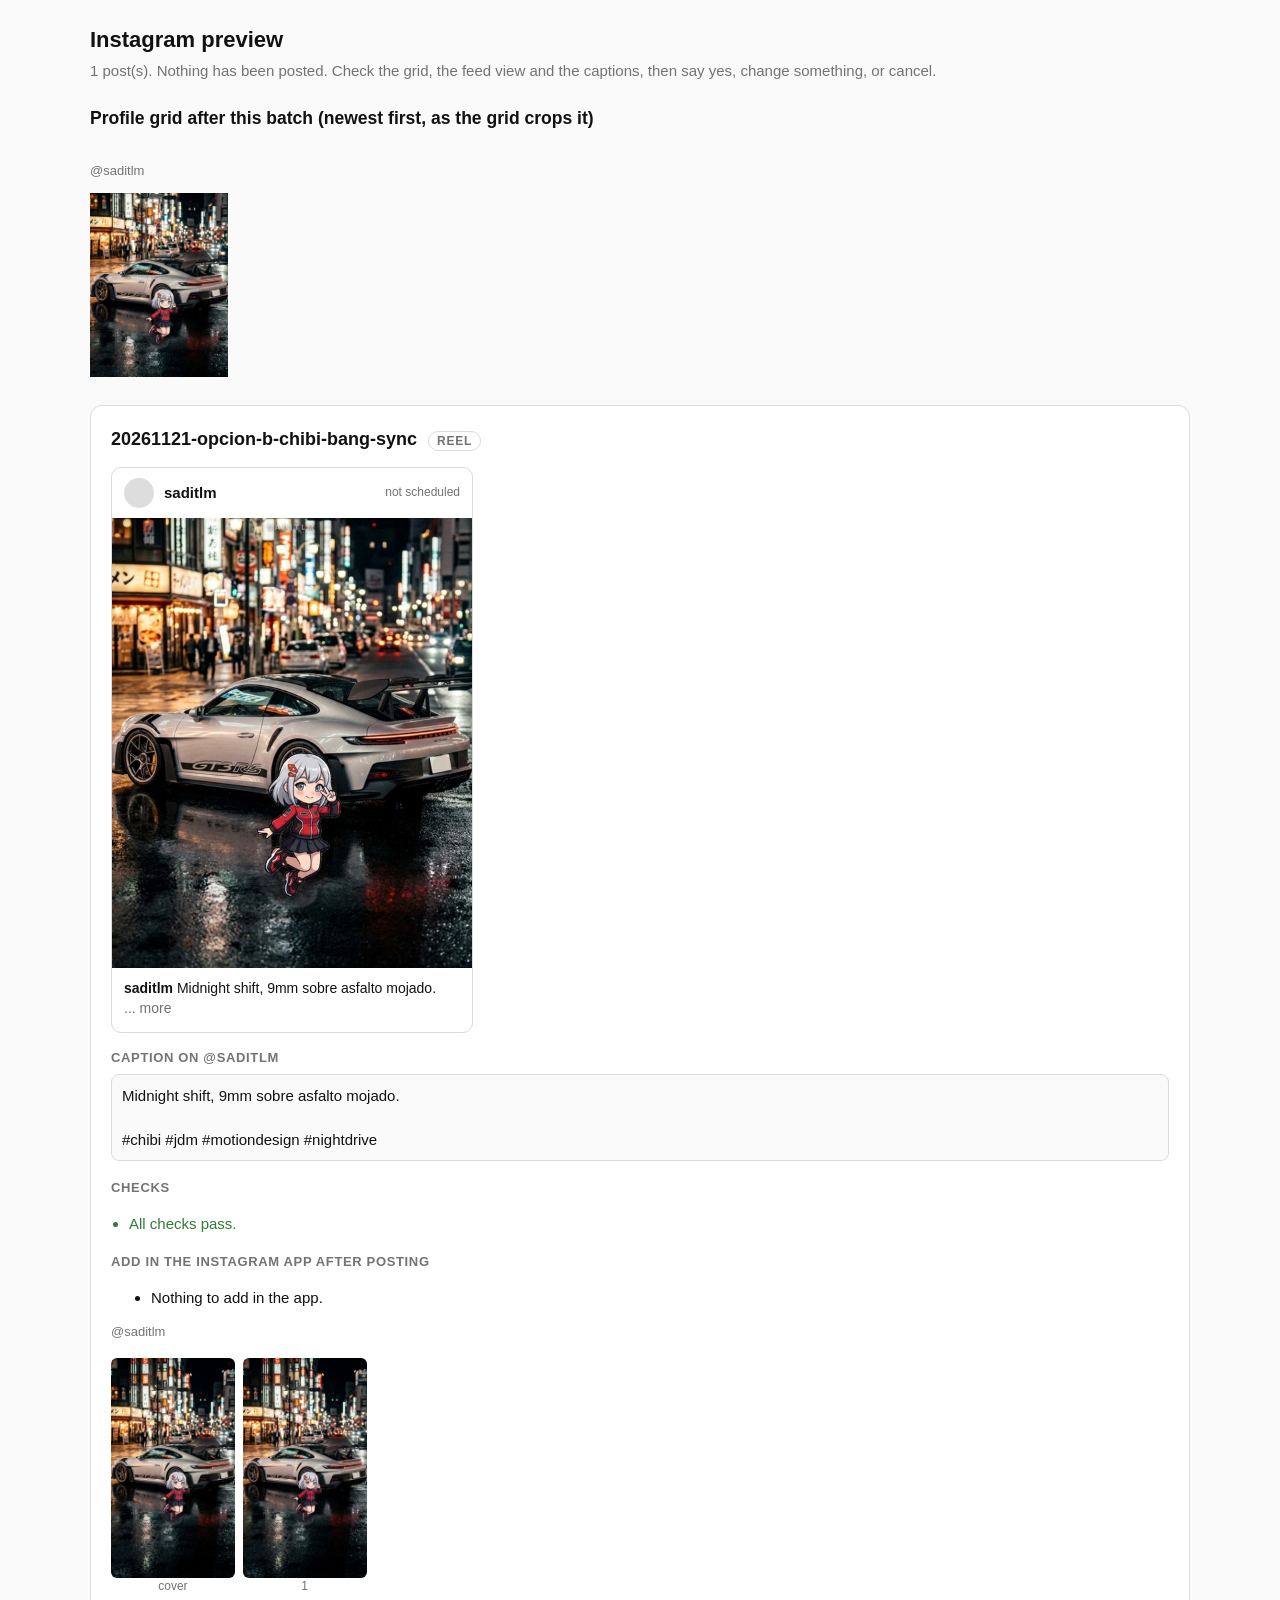
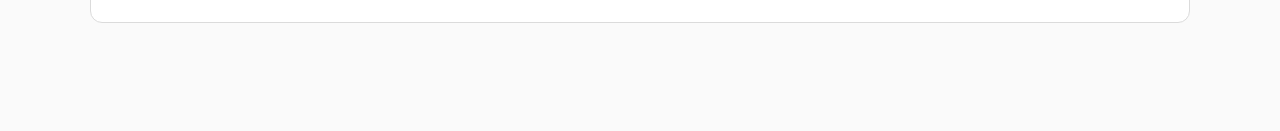
<file: pipeline/05_ready_to_post/20261121-opcion-b-chibi-bang-sync/preview/index.html>
<!doctype html><html lang="en"><head><meta charset="utf-8"><meta name="viewport" content="width=device-width,initial-scale=1">
<title>Instagram preview</title><style>
:root{--fg:#111;--muted:#737373;--line:#DBDBDB;--bg:#FAFAFA;--card:#fff;--blue:#0095F6}
body{margin:0;font:15px/1.45 -apple-system,BlinkMacSystemFont,"Segoe UI",Roboto,Helvetica,Arial,sans-serif;background:var(--bg);color:var(--fg)}
main{max-width:1100px;margin:0 auto;padding:24px 16px 80px}
h1{font-size:22px;margin:0 0 4px} .lede{color:var(--muted);margin:0 0 24px}
.grids{display:flex;gap:28px;flex-wrap:wrap} .gridwrap{flex:1;min-width:240px;max-width:420px} .grid{display:grid;grid-template-columns:repeat(3,1fr);gap:3px} .when{margin-left:auto;color:var(--muted);font-size:12px} .row .phone{flex:0 1 360px} .side{margin-top:16px} .grid img{width:100%;display:block}
.old{max-width:420px;width:100%;margin-top:3px;opacity:.75} .note{color:var(--muted);font-size:13px}
.post{background:var(--card);border:1px solid var(--line);border-radius:12px;padding:20px;margin:28px 0}
.post h2{margin:0 0 14px;font-size:18px} .fmt{font-size:12px;text-transform:uppercase;letter-spacing:.06em;color:var(--muted);border:1px solid var(--line);border-radius:99px;padding:2px 8px;margin-left:6px}
.row{display:flex;gap:28px;flex-wrap:wrap} .phone{width:360px;max-width:100%;border:1px solid var(--line);border-radius:10px;overflow:hidden;background:#fff}
.hd{display:flex;align-items:center;gap:10px;padding:10px 12px} .av{width:30px;height:30px;border-radius:50%;background:#ddd;display:inline-block}
.media{position:relative;background:#000} .media img{width:100%;height:100%;object-fit:cover;display:block}
.count{position:absolute;top:10px;right:10px;background:rgba(0,0,0,.6);color:#fff;font-size:12px;border-radius:99px;padding:2px 8px}
.cap{padding:10px 12px 14px;font-size:14px} .more{color:var(--muted)}
.side{flex:1;min-width:280px} .side h3{font-size:13px;text-transform:uppercase;letter-spacing:.05em;color:var(--muted);margin:18px 0 6px} .side h3:first-child{margin-top:0}
table{border-collapse:collapse;width:100%;font-size:14px} td{border-top:1px solid var(--line);padding:6px 8px 6px 0;vertical-align:top}
pre{white-space:pre-wrap;font:inherit;background:var(--bg);border:1px solid var(--line);border-radius:8px;padding:10px;margin:0}
.checks{padding-left:18px} .checks .error b{color:#ED4956} .checks .fix b{color:#E5A00D} .checks .warn b{color:#8E8E8E} .checks .ok{color:#2E7D32}
.strip{display:flex;gap:8px;overflow-x:auto;margin-top:16px;padding-bottom:6px} .strip figure{margin:0;flex:0 0 auto}
.strip img{height:220px;border-radius:6px;display:block} .strip figcaption{font-size:12px;color:var(--muted);text-align:center}
@media (prefers-color-scheme:dark){:root{--fg:#F5F5F5;--muted:#A8A8A8;--line:#363636;--bg:#000;--card:#121212} .phone,.phone .cap{background:#000;color:#F5F5F5}}
</style></head><body><main>
<h1>Instagram preview</h1><p class="lede">1 post(s). Nothing has been posted. Check the grid, the feed view and the captions, then say yes, change something, or cancel.</p>
<h3>Profile grid after this batch (newest first, as the grid crops it)</h3><div class="grids"><div class="gridwrap"><p class="note">@saditlm</p><div class="grid"><img src="media/grid-main-01.jpg"></div></div></div>

<section class="post">
 <h2>20261121-opcion-b-chibi-bang-sync <span class="fmt">reel</span></h2>
 <div class="row"><div class="phone"><div class="hd"><span class="av"></span><b>saditlm</b><span class="when">not scheduled</span></div><div class="media" style="aspect-ratio:4/5"><img src="media/20261121-opcion-b-chibi-bang-sync-cover.jpg"></div><div class="cap"><b>saditlm</b> Midnight shift, 9mm sobre asfalto mojado.<br> <span class=more>... more</span></div></div></div>
 <div class="side"><h3>Caption on @saditlm</h3><pre>Midnight shift, 9mm sobre asfalto mojado.

#chibi #jdm #motiondesign #nightdrive</pre>
  <h3>Checks</h3><ul class="checks"><li class="ok">All checks pass.</li></ul>
  <h3>Add in the Instagram app after posting</h3><ul><li>Nothing to add in the app.</li></ul>
 </div>
 <p class="note">@saditlm</p><div class="strip"><figure><img src="media/20261121-opcion-b-chibi-bang-sync-cover.jpg"><figcaption>cover</figcaption></figure><figure><img src="media/20261121-opcion-b-chibi-bang-sync-01.jpg" loading="lazy"><figcaption>1</figcaption></figure></div>
</section>
</main></body></html>
</file>
<file: site/styles.css>
@font-face {
  font-family: "Instrument Serif";
  src: url("fonts/InstrumentSerif-Regular.ttf") format("truetype");
  font-weight: 400;
  font-style: normal;
  font-display: swap;
}

@font-face {
  font-family: "Inter";
  src: url("fonts/Inter.ttf") format("truetype");
  font-weight: 100 900;
  font-style: normal;
  font-display: swap;
}

:root {
  --bg: #0e1014;
  --surface: #15181f;
  --surface-raised: #1b1f28;
  --ink: #f5f3ee;
  --ink-muted: #a6a198;
  --ink-subtle: #6e6a63;
  --accent: #e05a36;
  --accent-hover: #c94a28;
  --accent-ink: #ffffff;
  --ok: #3fa876;
  --border: rgba(245, 243, 238, 0.11);
  --border-strong: rgba(245, 243, 238, 0.22);
  --radius-sm: 6px;
  --radius-md: 12px;
  --radius-lg: 18px;
  --font-display: "Instrument Serif", Georgia, serif;
  --font-sans: "Inter", -apple-system, BlinkMacSystemFont, sans-serif;
  --font-mono: ui-monospace, SFMono-Regular, Menlo, Monaco, Consolas, monospace;
  --max-w: 1180px;
}

*,
*::before,
*::after {
  box-sizing: border-box;
}

html {
  scroll-behavior: smooth;
  background: var(--bg);
  color: var(--ink);
}

body {
  margin: 0;
  font-family: var(--font-sans);
  font-size: 16px;
  line-height: 1.6;
  color: var(--ink);
  background: radial-gradient(circle at 18% 0%, rgba(224, 90, 54, 0.08), transparent 42%),
              radial-gradient(circle at 85% 22%, rgba(245, 243, 238, 0.03), transparent 36%),
              var(--bg);
  -webkit-font-smoothing: antialiased;
}

img,
video {
  display: block;
  max-width: 100%;
}

a {
  color: inherit;
  text-decoration: none;
}

.container {
  width: min(100% - 2.5rem, var(--max-w));
  margin-inline: auto;
}

/* Header */
.site-header {
  position: sticky;
  top: 0;
  z-index: 40;
  background: rgba(14, 16, 20, 0.86);
  backdrop-filter: blur(12px);
  border-bottom: 1px solid var(--border);
}

.nav-row {
  display: flex;
  align-items: center;
  justify-content: space-between;
  gap: 1.5rem;
  min-height: 70px;
}

.brand-mark {
  display: inline-flex;
  align-items: baseline;
  gap: 0.65rem;
}

.brand-name {
  font-family: var(--font-display);
  font-size: 1.6rem;
  letter-spacing: -0.01em;
  color: var(--ink);
}

.brand-alias {
  font-family: var(--font-mono);
  font-size: 0.78rem;
  letter-spacing: 0.08em;
  text-transform: uppercase;
  color: var(--accent);
}

.nav-links {
  display: flex;
  align-items: center;
  gap: 1.75rem;
  font-size: 0.92rem;
  color: var(--ink-muted);
}

.nav-links a {
  transition: color 160ms ease;
}

.nav-links a:hover {
  color: var(--ink);
}

.nav-cta {
  padding: 0.55rem 1.05rem;
  background: var(--accent);
  color: var(--accent-ink);
  border-radius: var(--radius-sm);
  font-weight: 600;
  font-size: 0.88rem;
  transition: background 160ms ease, transform 160ms ease;
}

.nav-cta:hover {
  background: var(--accent-hover);
  color: var(--accent-ink);
  transform: translateY(-1px);
}

/* Hero */
.hero {
  padding: clamp(3.5rem, 7vw, 6rem) 0 clamp(3rem, 5vw, 4.5rem);
  border-bottom: 1px solid var(--border);
}

.hero-grid {
  display: grid;
  grid-template-columns: 1.08fr 0.92fr;
  gap: clamp(2rem, 4vw, 4rem);
  align-items: center;
}

.eyebrow {
  margin: 0 0 1rem;
  font-family: var(--font-mono);
  font-size: 0.8rem;
  letter-spacing: 0.11em;
  text-transform: uppercase;
  color: var(--accent);
}

.hero h1 {
  margin: 0 0 1.25rem;
  font-family: var(--font-display);
  font-weight: 400;
  font-size: clamp(2.7rem, 5.2vw, 4.35rem);
  line-height: 1.04;
  letter-spacing: -0.02em;
  color: var(--ink);
}

.hero-lead {
  margin: 0 0 2rem;
  font-size: 1.08rem;
  color: var(--ink-muted);
  max-width: 56ch;
}

.hero-actions {
  display: flex;
  flex-wrap: wrap;
  gap: 0.9rem;
  margin-bottom: 2.5rem;
}

.btn {
  display: inline-flex;
  align-items: center;
  justify-content: center;
  gap: 0.5rem;
  padding: 0.82rem 1.4rem;
  border-radius: var(--radius-sm);
  font-weight: 600;
  font-size: 0.94rem;
  cursor: pointer;
  border: 1px solid transparent;
  transition: background 160ms ease, border-color 160ms ease, transform 160ms ease;
}

.btn-primary {
  background: var(--accent);
  color: var(--accent-ink);
}

.btn-primary:hover {
  background: var(--accent-hover);
  transform: translateY(-1px);
}

.btn-secondary {
  background: var(--surface);
  color: var(--ink);
  border-color: var(--border-strong);
}

.btn-secondary:hover {
  background: var(--surface-raised);
  border-color: var(--ink-muted);
}

.hero-metrics {
  display: grid;
  grid-template-columns: repeat(3, minmax(0, 1fr));
  gap: 1.25rem;
  padding-top: 1.5rem;
  border-top: 1px solid var(--border);
}

.metric-val {
  display: block;
  font-family: var(--font-mono);
  font-size: 1.35rem;
  font-weight: 600;
  color: var(--ink);
}

.metric-label {
  display: block;
  font-size: 0.82rem;
  color: var(--ink-muted);
}

.hero-visual {
  position: relative;
  border-radius: var(--radius-lg);
  overflow: hidden;
  background: var(--surface);
  border: 1px solid var(--border);
  box-shadow: 0 24px 60px rgba(0, 0, 0, 0.48);
}

.hero-visual img {
  width: 100%;
  aspect-ratio: 16 / 10;
  object-fit: cover;
}

.visual-caption {
  display: flex;
  justify-content: space-between;
  align-items: center;
  gap: 1rem;
  padding: 0.9rem 1.15rem;
  border-top: 1px solid var(--border);
  background: var(--surface);
  font-family: var(--font-mono);
  font-size: 0.78rem;
  color: var(--ink-muted);
}

/* Sections */
.section {
  scroll-margin-top: 84px;
  padding: clamp(3.5rem, 6vw, 5.5rem) 0;
  border-bottom: 1px solid var(--border);
}

.section-head {
  display: flex;
  flex-wrap: wrap;
  justify-content: space-between;
  align-items: flex-end;
  gap: 1.5rem;
  margin-bottom: 2.5rem;
}

.section-head h2 {
  margin: 0.35rem 0 0;
  font-family: var(--font-display);
  font-weight: 400;
  font-size: clamp(2rem, 3.6vw, 3rem);
  line-height: 1.1;
  letter-spacing: -0.015em;
}

.section-desc {
  margin: 0;
  max-width: 50ch;
  color: var(--ink-muted);
  font-size: 0.98rem;
}

/* Filter Tabs */
.filter-row {
  display: flex;
  flex-wrap: wrap;
  gap: 0.6rem;
  margin-bottom: 2rem;
}

.filter-btn {
  padding: 0.45rem 0.95rem;
  border-radius: var(--radius-sm);
  border: 1px solid var(--border);
  background: var(--surface);
  color: var(--ink-muted);
  font-family: var(--font-mono);
  font-size: 0.8rem;
  cursor: pointer;
  transition: all 150ms ease;
}

.filter-btn:hover {
  color: var(--ink);
  border-color: var(--border-strong);
}

.filter-btn.active {
  background: var(--ink);
  color: var(--bg);
  border-color: var(--ink);
}

/* Projects */
.projects-grid {
  display: grid;
  grid-template-columns: repeat(3, minmax(0, 1fr));
  gap: 1.5rem;
}

.project-card {
  display: flex;
  flex-direction: column;
  justify-content: space-between;
  padding: 1.65rem;
  border-radius: var(--radius-md);
  background: var(--surface);
  border: 1px solid var(--border);
  transition: border-color 180ms ease, transform 180ms ease;
}

.project-card:hover {
  border-color: var(--border-strong);
  transform: translateY(-2px);
}

.project-meta {
  display: flex;
  justify-content: space-between;
  align-items: flex-start;
  gap: 0.75rem;
  margin-bottom: 1rem;
  font-family: var(--font-mono);
  font-size: 0.74rem;
}

.project-cat {
  color: var(--accent);
  text-transform: uppercase;
  letter-spacing: 0.05em;
  line-height: 1.35;
}

.project-status {
  color: var(--ok);
  white-space: nowrap;
  flex-shrink: 0;
}

.project-card h3 {
  margin: 0 0 0.75rem;
  font-size: 1.25rem;
  line-height: 1.3;
  letter-spacing: -0.01em;
}

.project-summary {
  margin: 0 0 1.25rem;
  color: var(--ink-muted);
  font-size: 0.94rem;
}

.project-highlights {
  margin: 0 0 1.4rem;
  padding-left: 1.1rem;
  color: var(--ink-muted);
  font-size: 0.88rem;
}

.project-highlights li + li {
  margin-top: 0.45rem;
}

.stack-row {
  display: flex;
  flex-wrap: wrap;
  gap: 0.45rem;
  margin-bottom: 1.25rem;
}

.stack-tag {
  padding: 0.22rem 0.55rem;
  border-radius: 4px;
  background: var(--surface-raised);
  border: 1px solid var(--border);
  font-family: var(--font-mono);
  font-size: 0.74rem;
  color: var(--ink-muted);
}

.project-link {
  display: inline-flex;
  align-items: center;
  gap: 0.4rem;
  font-family: var(--font-mono);
  font-size: 0.84rem;
  color: var(--ink);
  border-top: 1px solid var(--border);
  padding-top: 0.95rem;
}

.project-link:hover {
  color: var(--accent);
}

/* Reels Video Showcase */
.reels-layout {
  display: grid;
  grid-template-columns: 360px 1fr;
  gap: clamp(2rem, 4vw, 3.5rem);
  align-items: start;
}

.phone-frame {
  position: relative;
  border-radius: 26px;
  padding: 12px;
  background: var(--surface-raised);
  border: 1px solid var(--border-strong);
  box-shadow: 0 28px 65px rgba(0, 0, 0, 0.55);
}

.phone-screen {
  border-radius: 16px;
  overflow: hidden;
  background: #000;
  aspect-ratio: 9 / 16;
}

.phone-screen video {
  width: 100%;
  height: 100%;
  object-fit: cover;
}

.reel-details {
  display: flex;
  flex-direction: column;
  gap: 1.5rem;
}

.reel-selector {
  display: flex;
  flex-wrap: wrap;
  gap: 0.65rem;
}

.reel-pill {
  padding: 0.55rem 0.95rem;
  border-radius: var(--radius-sm);
  border: 1px solid var(--border);
  background: var(--surface);
  color: var(--ink-muted);
  font-size: 0.86rem;
  cursor: pointer;
}

.reel-pill.active {
  border-color: var(--accent);
  color: var(--ink);
  background: var(--surface-raised);
}

.reel-spec-box {
  padding: 1.6rem;
  border-radius: var(--radius-md);
  background: var(--surface);
  border: 1px solid var(--border);
}

.reel-spec-box h3 {
  margin: 0 0 0.65rem;
  font-size: 1.35rem;
}

.reel-scores {
  display: grid;
  grid-template-columns: repeat(3, minmax(0, 1fr));
  gap: 1rem;
  margin: 1.25rem 0;
  padding: 1rem 0;
  border-block: 1px solid var(--border);
}

.score-num {
  display: block;
  font-family: var(--font-mono);
  font-size: 1.15rem;
  font-weight: 600;
  color: var(--ink);
}

.score-lbl {
  font-size: 0.78rem;
  color: var(--ink-muted);
}

.caption-preview {
  margin: 0;
  padding: 1rem 1.15rem;
  border-radius: var(--radius-sm);
  background: var(--bg);
  border: 1px solid var(--border);
  font-size: 0.9rem;
  color: var(--ink-muted);
  white-space: pre-wrap;
}

/* Architecture + Workflow */
.arch-grid {
  display: grid;
  grid-template-columns: 0.9fr 1.1fr;
  gap: clamp(2rem, 4vw, 3.5rem);
  align-items: center;
}

.arch-image {
  border-radius: var(--radius-md);
  overflow: hidden;
  border: 1px solid var(--border);
  background: var(--surface);
}

.arch-image img {
  width: 100%;
  aspect-ratio: 4 / 3;
  object-fit: cover;
}

.pipeline-steps {
  display: grid;
  grid-template-columns: repeat(2, minmax(0, 1fr));
  gap: 1rem;
}

.step-item {
  padding: 1.15rem 1.25rem;
  border-radius: var(--radius-md);
  background: var(--surface);
  border: 1px solid var(--border);
}

.step-num {
  font-family: var(--font-mono);
  font-size: 0.78rem;
  color: var(--accent);
}

.step-item h4 {
  margin: 0.3rem 0 0.4rem;
  font-size: 1rem;
}

.step-item p {
  margin: 0;
  font-size: 0.87rem;
  color: var(--ink-muted);
}

/* Contact & Brief Form */
.contact-grid {
  display: grid;
  grid-template-columns: 0.9fr 1.1fr;
  gap: clamp(2rem, 4vw, 3.5rem);
  align-items: start;
}

.contact-form {
  display: grid;
  gap: 1rem;
  padding: 1.75rem;
  border-radius: var(--radius-md);
  background: var(--surface);
  border: 1px solid var(--border);
}

.field-row {
  display: grid;
  grid-template-columns: 1fr 1fr;
  gap: 1rem;
}

label {
  display: grid;
  gap: 0.4rem;
  font-size: 0.86rem;
  color: var(--ink-muted);
}

input,
select,
textarea {
  width: 100%;
  padding: 0.72rem 0.85rem;
  border-radius: var(--radius-sm);
  border: 1px solid var(--border-strong);
  background: var(--bg);
  color: var(--ink);
  font-family: var(--font-sans);
  font-size: 0.94rem;
}

input:focus,
select:focus,
textarea:focus {
  outline: 2px solid var(--accent);
  border-color: transparent;
}

.form-actions {
  display: flex;
  flex-wrap: wrap;
  gap: 0.75rem;
  align-items: center;
}

.form-status {
  margin: 0;
  font-family: var(--font-mono);
  font-size: 0.84rem;
  color: var(--ok);
  min-height: 1.4em;
}

/* Footer */
.site-footer {
  padding: 2.5rem 0;
  font-size: 0.88rem;
  color: var(--ink-muted);
}

.footer-row {
  display: flex;
  flex-wrap: wrap;
  justify-content: space-between;
  align-items: center;
  gap: 1rem;
}

.footer-links {
  display: flex;
  gap: 1.25rem;
}

.footer-links a:hover {
  color: var(--ink);
}

@media (max-width: 960px) {
  .hero-grid,
  .arch-grid,
  .contact-grid,
  .reels-layout {
    grid-template-columns: 1fr;
  }

  .projects-grid {
    grid-template-columns: 1fr;
  }

  .phone-frame {
    max-width: 340px;
    margin-inline: auto;
  }
}

@media (max-width: 640px) {
  .nav-links {
    display: none;
  }

  .pipeline-steps,
  .field-row,
  .hero-metrics,
  .reel-scores {
    grid-template-columns: 1fr;
  }
}
</file>
